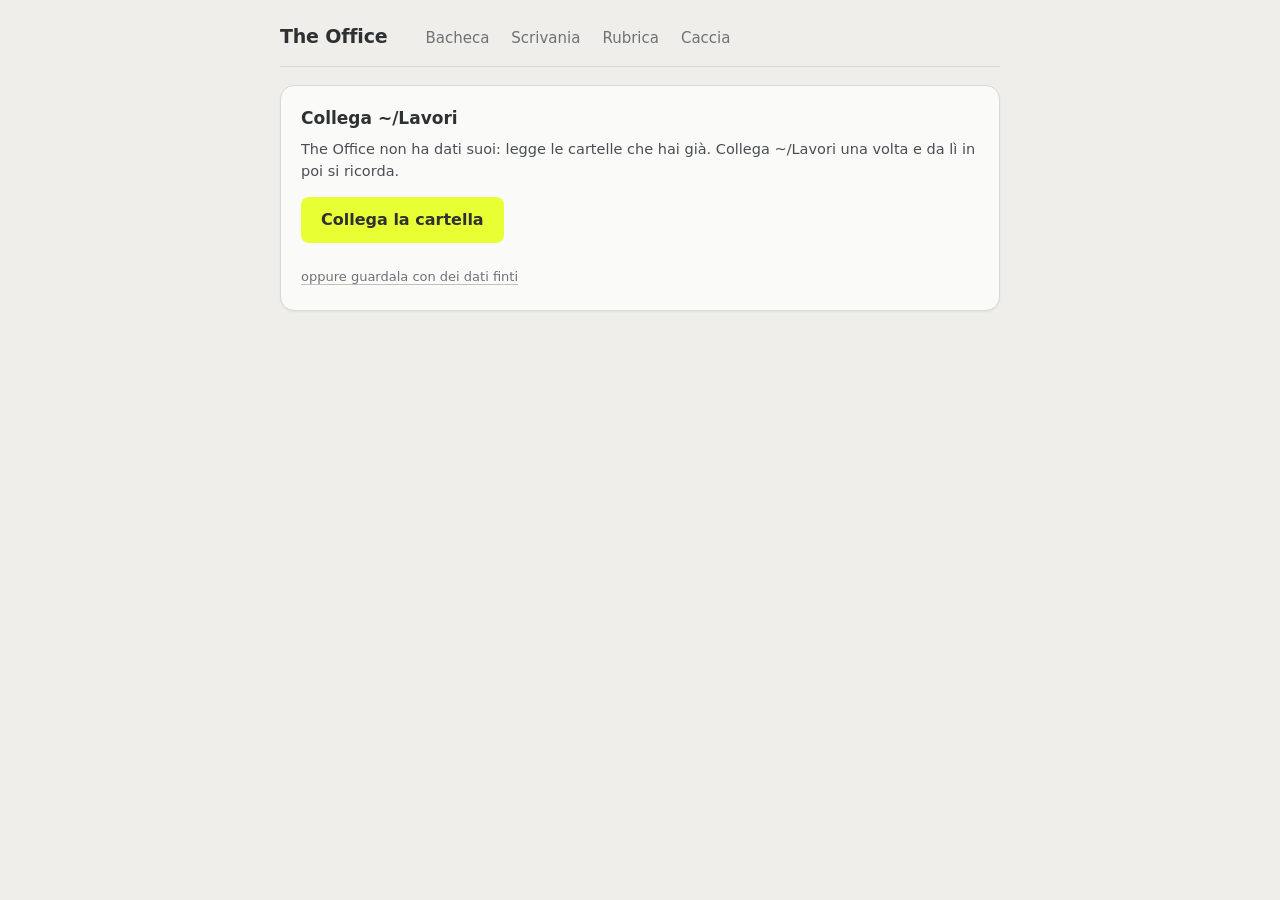
<file: index.html>
<!DOCTYPE html>
<html lang="it"><head>
<meta charset="utf-8">
<meta name="viewport" content="width=device-width, initial-scale=1, viewport-fit=cover">
<title>The Office — i lavori</title>

<!-- Nessun `?v=`, nessun service worker, nessun manifest: questa pagina si apre
     dal computer e basta. Il doppio numero di versione da tenere allineato a
     mano serviva a installare l'app sul telefono — e con il telefono che
     cattura in Note, non c'è piu' niente da installare. -->
<link rel="stylesheet" href="ufficio.css">

<!-- I colori e le misure stanno **qui**, dopo il foglio di stile, e non è
     un capriccio: `~/Attrezzi/studio-web` le legge con una regex su `:root`
     nel testo di questa pagina, e le regole che nascono toccando il sito le
     appende all'ultimo `<style>` del documento — che è questo. Stando dopo
     `ufficio.css`, quelle regole vincono senza dover alzare la specificità.

     Aprirlo:  node ~/Attrezzi/studio-web/studio.mjs "~/Lavori/the-office" ufficio.html?prova

     Lo studio tocca il tema chiaro: quello scuro sta nel `@media` qui sotto
     e si scrive a mano.

     I valori vengono da `design/mockup-bacheca.html`, che resta lì com'è: il
     mockup è il riferimento, questo è il sistema. Dove il mockup aveva un
     nome suo per una cosa che qui c'era già — `--inch`, `--giallo`, `--rosso`
     — ha vinto il nome di qui, perché è quello che sanno le regole. -->
<style>
:root{
  /* Le superfici: il tavolo, il foglio, e il foglio quando ci passi sopra. */
  --fondo:#EFEEEA; --carta:#FAFAF8; --carta-2:#F4F4F1;

  /* I quattro gradi del testo, dal nero al quasi-niente. `--tenue-2` è il
     grado che il mockup chiamava `--debole`: serve a quello che c'è ma non
     va letto — le etichette di servizio, una stima che compare al passaggio. */
  --ink:#2E3033; --ink-2:#4A4E53; --tenue:#6E7278; --tenue-2:#9AA0A6;

  --linea:#D9D8D2; --linea-forte:#C3C2BA;

  /* Ciò che si tocca, ed è l'unico accento. Il mockup lo chiamava `--giallo`,
     ma il nome descrittivo è più povero del ruolo: se domani diventasse
     arancione, `--giallo` sarebbe una bugia e `--acc` no.
     `--acc-orlo` è il bordo del giallo — un giallo pieno senza orlo, su carta
     chiara, non ha contorno e sembra una macchia invece di un bottone. */
  --acc:#E8FF33; --acc-forte:#D6EC1F;
  --acc-orlo:#B9CE1E; --acc-orlo-forte:#A8BC17;
  --acc-ink:#5C6B00; --acc-tenue:rgba(232,255,51,.30); --su-acc:#2E3033;

  --male:#D23B2E; --ok:#2E7548;

  /* Il vetro è la superficie chiara *sopra una riga tinta*: un controllo
     dentro una riga colorata non può essere `--carta`, o si stacca dal
     colore che dice di chi è la riga. Il velo è il fondo del modale. */
  --vetro:rgba(255,255,255,.6); --vetro-su:rgba(255,255,255,.7);
  --velo:rgba(46,48,51,.38);

  --ombra-1:0 1px 2px rgba(16,16,22,.05);
  --ombra-2:0 1px 3px rgba(16,16,22,.06), 0 10px 28px -14px rgba(16,16,22,.22);

  /* ── i gradi di tinta per modello ──────────────────────────────────────
     Sono **gradi di tinta**, non colori: il numero è la H di `oklch(L C H)`.
     Un progetto nato dal modello `sito` è blu, uno da `marca` è rosa, e chi
     non ha modello sta fra i `liberi`. Tenerli come numero e non come colore
     è il punto: da un grado solo si ricavano fondo, bordo, pieno e testo che
     restano parenti, e non c'è nessuna palette da tenere allineata a mano.

     Sono la stessa cosa che `TINTE` in `ufficio.js` fa per le cartelle —
     `--tono-sito` **è** `blu` (214). Due assi che oggi convivono: la cartella
     dice di chi è un progetto, il modello dice di che tipo è. */
  --tono-sito:214; --tono-app:168; --tono-marca:340;
  --tono-ricerca:288; --tono-liberi:60;

  /* La scala della tinta, come coppie «chiarezza croma». Si compone così:

         .riga{ --h:var(--tono-sito); background:oklch(var(--gradino-velo) var(--h)); }

     e **non** si può impacchettare come colore finito qui dentro: una custom
     property risolve i suoi `var()` sull'elemento dove è dichiarata, quindi
     `--gradino-velo:oklch(95% .035 var(--h))` prenderebbe la `--h` di `:root`
     e la porterebbe uguale su tutte le righe. Provato, fa esattamente questo.
     Tenendo qui solo «chiarezza croma» il grado resta libero, ed è la ragione
     per cui la scala può stare nel sistema invece che sparsa nelle regole. */
  --gradino-velo:95% .035;    /* la superficie di una riga tinta            */
  --gradino-velo-su:96.5% .045; /* la stessa, al passaggio                  */
  --gradino-riga:91% .025;    /* i separatori dentro la riga                */
  --gradino-linea:88% .05;    /* il bordo della riga                        */
  --gradino-orlo:72% .055;    /* il bordo di un controllo                   */
  --gradino-orlo-forte:64% .08; /* il bordo del controllo grosso            */
  --gradino-pieno:52% .12;    /* spuntato, e il pallino di ciò che è in corso */
  --gradino-ink:46% .11;      /* il testo tinto                             */

  /* I raggi, e sono tre più il tondo. Prima erano dodici valori scritti a
     mano — 12, 11, 10, 9, 8, 7, 6, 5 — che non è una scala: è una serie di
     decisioni prese una alla volta e mai riguardate insieme. */
  --r-carta:14px;   /* i riquadri e le righe                     */
  --r-campo:8px;    /* i campi, i bottoni, i bersagli            */
  --r-min:5px;      /* le etichette minuscole                    */
  --r-tondo:999px;  /* le pastiglie                              */

  /* I caratteri. Sono i due di oggi, e stanno qui per un motivo pratico:
     lo stack monospace era copiato a mano in tre punti del foglio, cioè tre
     occasioni di scriverlo diverso. Il mockup prova Instrument Sans e Azeret
     Mono; da qui è una riga. */
  --font:-apple-system, BlinkMacSystemFont, "Segoe UI", system-ui, sans-serif;
  --font-mono:ui-monospace, SFMono-Regular, Menlo, monospace;

  color-scheme:light;
}
@media (prefers-color-scheme: dark){
  :root{
    /* Il mockup un tema scuro non ce l'ha: questo è dedotto da quello chiaro,
       grado per grado. I `--tono-*`, i raggi e i caratteri non si ripetono —
       non dipendono dalla luce. I `--gradino-*` sì: una scala di chiarezza
       montata al contrario, o le righe tinte diventano lampade. */
    --fondo:#17191B; --carta:#1E2124; --carta-2:#26292C;
    --ink:#E6E8EA; --ink-2:#BFC3C7; --tenue:#8B9096; --tenue-2:#666B70;
    --linea:#34373B; --linea-forte:#474B50;

    --acc:#E8FF33; --acc-forte:#F0FF5E;
    --acc-orlo:#B9CE1E; --acc-orlo-forte:#A8BC17;
    --acc-ink:#D6E86A; --acc-tenue:rgba(232,255,51,.16); --su-acc:#2E3033;

    --male:#E86A5E; --ok:#63B981;

    --vetro:rgba(255,255,255,.06); --vetro-su:rgba(255,255,255,.10);
    --velo:rgba(0,0,0,.55);

    --ombra-1:0 1px 2px rgba(0,0,0,.4);
    --ombra-2:0 1px 3px rgba(0,0,0,.5), 0 12px 30px -16px rgba(0,0,0,.8);

    --gradino-velo:26% .045;
    --gradino-velo-su:30% .055;
    --gradino-riga:32% .03;
    --gradino-linea:38% .06;
    --gradino-orlo:50% .07;
    --gradino-orlo-forte:58% .09;
    --gradino-pieno:68% .13;
    --gradino-ink:78% .12;

    color-scheme:dark;
  }
}
</style>
</head>
<body>

<div class="foglio">

  <header class="testata">
    <h1>The Office</h1>
    <!-- Le tre sezioni, e sono tre domande diverse:
         Bacheca → cosa faccio adesso · Scrivania → cosa ho in mano ·
         Rubrica → per chi lavoro. Niente bottoni di servizio qui dentro:
         lo scandaglio si rifà da solo quando torni sulla finestra. -->
    <!-- Vuoto: i bottoni li fa `SEZIONI` in cima a ufficio.js. Averli scritti
         qui vorrebbe dire tenerli allineati a mano in due posti, che e' la
         forma di errore preferita di questo progetto. -->
    <nav class="sezioni" id="sezioni" hidden=""></nav>
    <span class="dove" id="dove"></span>
  </header>

  <!-- Tutto quello che si vede lo costruisce `ufficio.js`: le due viste non
       coesistono mai, quindi non ha senso tenerle tutte e due nel documento. -->
  <main id="palco"></main>

</div>

<!-- Script normali, non moduli: stessa scelta del resto del progetto.

     Ma **in locale** si caricano con un numero che cambia a ogni apertura, e
     non è un vezzo: senza, il browser tiene i `.js` in cache, tu modifichi un
     file, ricarichi, e non cambia niente. È lo stesso male del vecchio
     numero di versione da tenere allineato a mano in due file — la trappola
     che in questo progetto ha fatto perdere più tempo di tutte. Qui il numero
     se lo scrive la macchina, quindi non si può sbagliare.

     Fuori da localhost non si aggiunge niente: là la cache serve davvero.
     `async = false` tiene l'ordine di esecuzione, che conta — `radice.js`
     usa `Passi`, e `ufficio.js` li usa tutti. -->
<script>
(function(){
  var v = /^(localhost|127\.0\.0\.1)$/.test(location.hostname) ? '?v=' + Date.now() : '';
  /* Anche il foglio di stile, e non era ovvio: il numero bustava i `.js` e
     lasciava fuori la CSS, che e' l'unico file caricato da un `<link>`. Il
     23 agosto ho passato dieci minuti a chiedermi perche' una regola scritta
     e salvata non si vedesse a schermo. */
  if (v){
    var l = document.querySelector('link[rel=stylesheet]');
    if (l) l.href = l.getAttribute('href').split('?')[0] + v;
  }
  ['passi.js', 'modelli.js', 'seed.js', 'radice.js', 'domande.js', 'ufficio.js'].forEach(function(f){
    var s = document.createElement('script');
    s.src = f + v;
    s.async = false;
    document.head.appendChild(s);
  });
})();
</script>


</body></html>
</file>
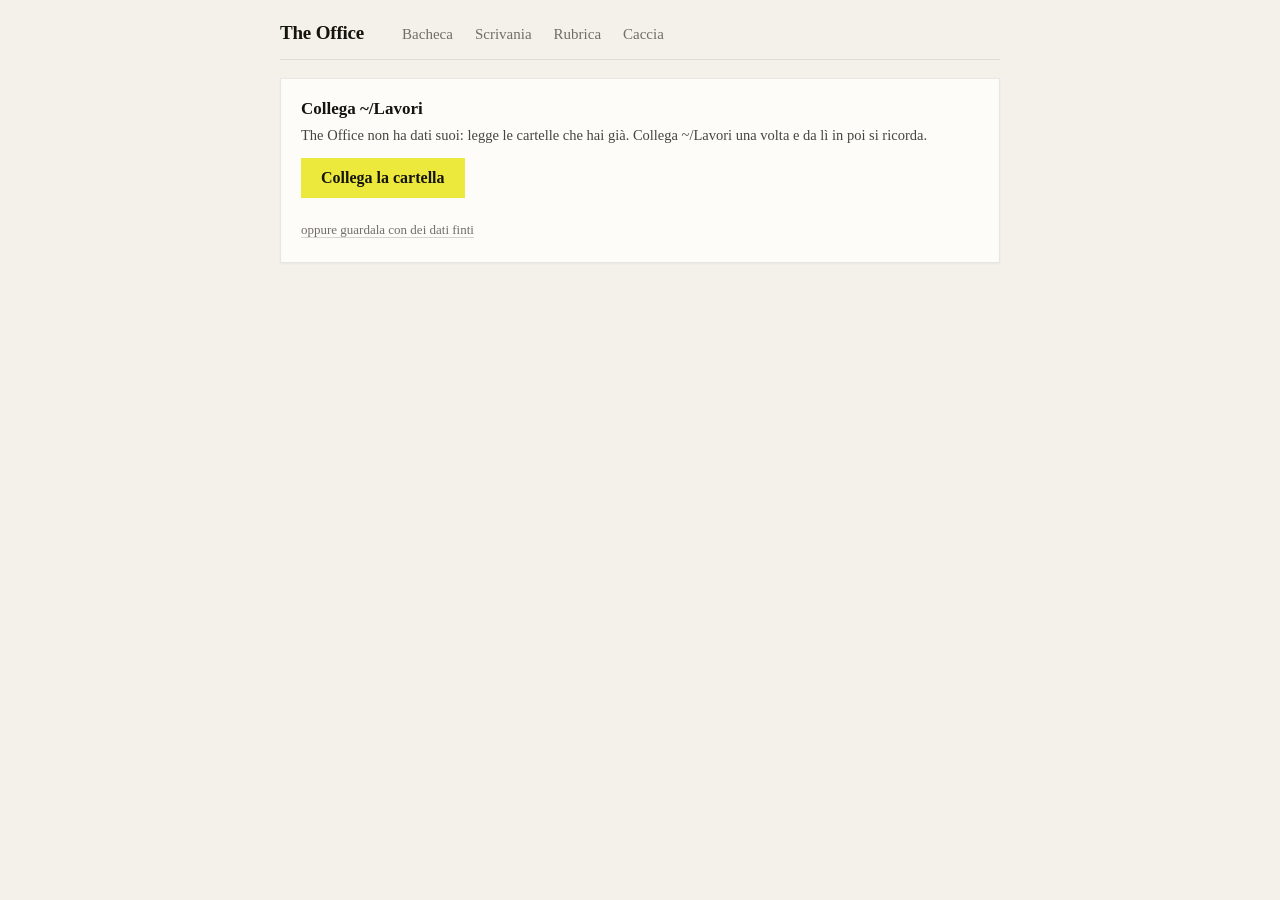
<file: ufficio.html>
<!DOCTYPE html>
<html lang="it"><head>
<meta charset="utf-8">
<meta name="viewport" content="width=device-width, initial-scale=1, viewport-fit=cover">
<title>The Office — i lavori</title>

<!-- Nessun `?v=`, nessun service worker, nessun manifest: questa pagina si apre
     dal computer e basta. Il doppio numero di versione da tenere allineato a
     mano serviva a installare l'app sul telefono — e con il telefono che
     cattura in Note, non c'è piu' niente da installare. -->
<link rel="stylesheet" href="ufficio.css">

<!-- I colori e le misure stanno **qui**, dopo il foglio di stile, e non è
     un capriccio: `~/Attrezzi/studio-web` le legge con una regex su `:root`
     nel testo di questa pagina, e le regole che nascono toccando il sito le
     appende all'ultimo `<style>` del documento — che è questo. Stando dopo
     `ufficio.css`, quelle regole vincono senza dover alzare la specificità.

     Aprirlo:  node ~/Attrezzi/studio-web/studio.mjs "~/Lavori/the-office" ufficio.html?prova

     Lo studio tocca il tema chiaro: quello scuro sta nel `@media` qui sotto
     e si scrive a mano. -->
<style>
:root{
  --fondo:#F3F1EA; --carta:#FDFCF9; --carta-2:#EBE9E1;
  --ink:#14140F; --ink-2:#46453D; --tenue:#706E67;
  --linea:rgba(20,20,15,.09); --linea-forte:rgba(20,20,15,.17);
  --acc:#EDE93C; --acc-ink:#5E5900; --acc-tenue:rgba(224,219,60,.30);
  --su-acc:#14140F; --acc-forte:#E2DD1C;
  --male:#C2352A; --ok:#2E7548;
  --ombra-1:0 1px 2px rgba(16,16,22,.05);
  --ombra-2:0 1px 3px rgba(16,16,22,.06), 0 10px 28px -14px rgba(16,16,22,.22);
  color-scheme:light;
}
@media (prefers-color-scheme: dark){
  :root{
    --fondo:#100F0C; --carta:#1A1915; --carta-2:#24231E;
    --ink:#F4F2E9; --ink-2:#C7C4B7; --tenue:#8C8A7E;
    --linea:rgba(244,242,233,.10); --linea-forte:rgba(244,242,233,.19);
    --acc:#EDE93C; --acc-ink:#E4DF66; --acc-tenue:rgba(237,233,60,.16);
    --su-acc:#14140F; --acc-forte:#F5F158;
    --male:#E3705F; --ok:#63B981;
    --ombra-1:0 1px 2px rgba(0,0,0,.4);
    --ombra-2:0 1px 3px rgba(0,0,0,.5), 0 12px 30px -16px rgba(0,0,0,.8);
    color-scheme:dark;
  }
}
</style>
</head>
<body>

<div class="foglio">

  <header class="testata">
    <h1>The Office</h1>
    <!-- Le tre sezioni, e sono tre domande diverse:
         Bacheca → cosa faccio adesso · Scrivania → cosa ho in mano ·
         Rubrica → per chi lavoro. Niente bottoni di servizio qui dentro:
         lo scandaglio si rifà da solo quando torni sulla finestra. -->
    <!-- Vuoto: i bottoni li fa `SEZIONI` in cima a ufficio.js. Averli scritti
         qui vorrebbe dire tenerli allineati a mano in due posti, che e' la
         forma di errore preferita di questo progetto. -->
    <nav class="sezioni" id="sezioni" hidden=""></nav>
    <span class="dove" id="dove"></span>
  </header>

  <!-- Tutto quello che si vede lo costruisce `ufficio.js`: le due viste non
       coesistono mai, quindi non ha senso tenerle tutte e due nel documento. -->
  <main id="palco"></main>

</div>

<!-- Script normali, non moduli: stessa scelta del resto del progetto.

     Ma **in locale** si caricano con un numero che cambia a ogni apertura, e
     non è un vezzo: senza, il browser tiene i `.js` in cache, tu modifichi un
     file, ricarichi, e non cambia niente. È lo stesso male del vecchio
     numero di versione da tenere allineato a mano in due file — la trappola
     che in questo progetto ha fatto perdere più tempo di tutte. Qui il numero
     se lo scrive la macchina, quindi non si può sbagliare.

     Fuori da localhost non si aggiunge niente: là la cache serve davvero.
     `async = false` tiene l'ordine di esecuzione, che conta — `radice.js`
     usa `Passi`, e `ufficio.js` li usa tutti. -->
<script>
(function(){
  var v = /^(localhost|127\.0\.0\.1)$/.test(location.hostname) ? '?v=' + Date.now() : '';
  /* Anche il foglio di stile, e non era ovvio: il numero bustava i `.js` e
     lasciava fuori la CSS, che e' l'unico file caricato da un `<link>`. Il
     23 agosto ho passato dieci minuti a chiedermi perche' una regola scritta
     e salvata non si vedesse a schermo. */
  if (v){
    var l = document.querySelector('link[rel=stylesheet]');
    if (l) l.href = l.getAttribute('href').split('?')[0] + v;
  }
  ['passi.js', 'seed.js', 'radice.js', 'domande.js', 'ufficio.js'].forEach(function(f){
    var s = document.createElement('script');
    s.src = f + v;
    s.async = false;
    document.head.appendChild(s);
  });
})();
</script>


</body></html>
</file>
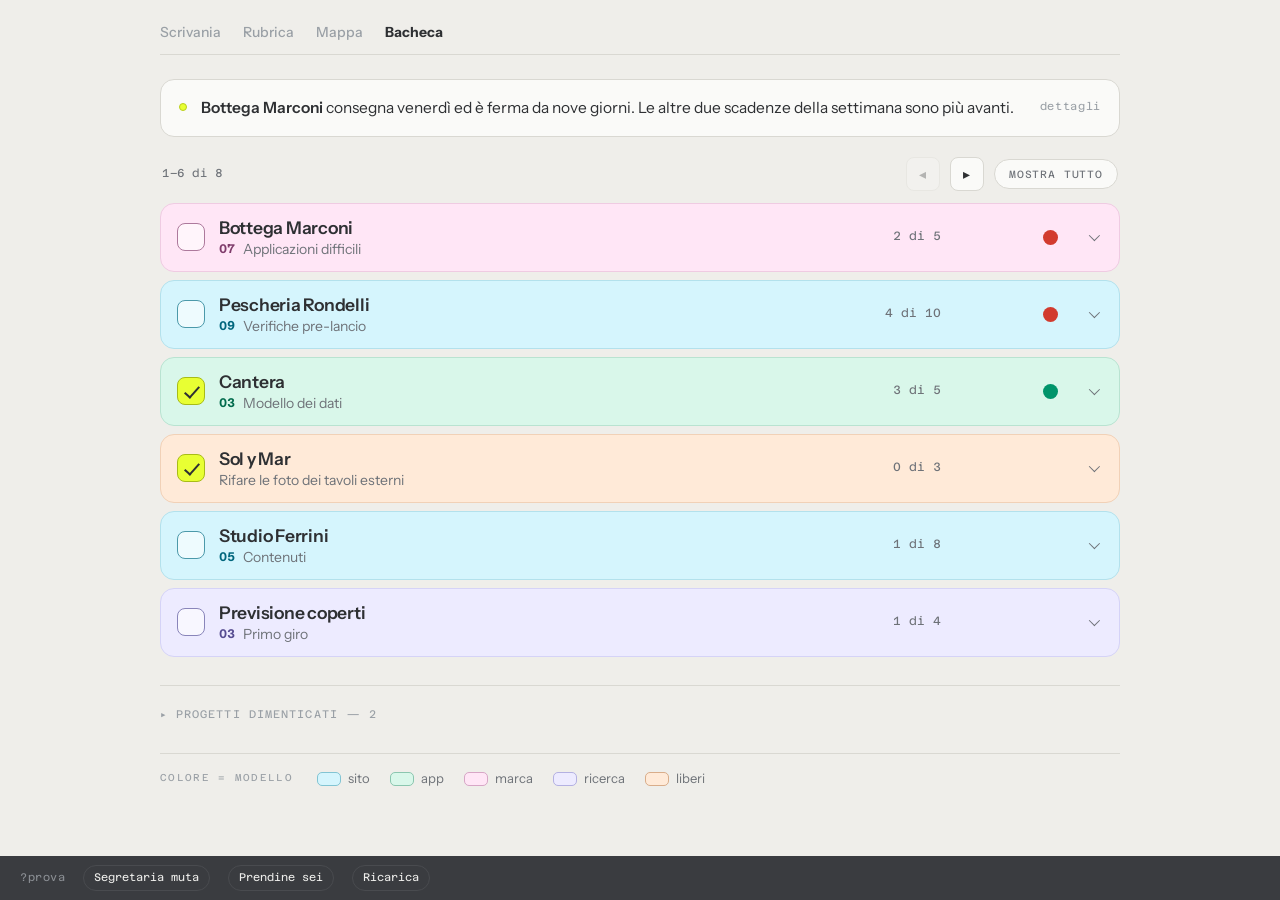
<file: design/mockup-bacheca.html>
<!DOCTYPE html>
<html lang="it">
<head>
<meta charset="utf-8">
<meta name="viewport" content="width=device-width, initial-scale=1">
<title>The Office — Bacheca</title>
<link rel="preconnect" href="https://fonts.googleapis.com">
<link rel="preconnect" href="https://fonts.gstatic.com" crossorigin>
<link href="https://fonts.googleapis.com/css2?family=Instrument+Sans:wght@400;500;600;700&family=Azeret+Mono:wght@400;500;600&display=swap" rel="stylesheet">
<style>
:root{
  --fondo:#EFEEEA; --carta:#FAFAF8;
  --inch:#2E3033; --tenue:#6E7278; --debole:#9AA0A6; --linea:#D9D8D2;
  --giallo:#E8FF33; --rosso:#D23B2E;
  --m-sito:214; --m-app:168; --m-marca:340; --m-ricerca:288; --m-liberi:60;
  --r:14px; --r2:8px;
}
*{box-sizing:border-box}
html{-webkit-text-size-adjust:100%}
body{margin:0;background:var(--fondo);color:var(--inch);
  font-family:"Instrument Sans",system-ui,sans-serif;font-size:15px;line-height:1.45;
  padding:22px 20px 84px}
.schermo{max-width:960px;margin:0 auto}

.nav{display:flex;gap:22px;align-items:baseline;margin-bottom:24px;
  border-bottom:1px solid var(--linea);padding-bottom:12px}
.nav a{font-size:14px;color:var(--debole);text-decoration:none;font-weight:500}
.nav a.qui{color:var(--inch);font-weight:700}
.nav a:hover{color:var(--inch)}

/* ── segretaria ── */
.segr{background:var(--carta);border:1px solid var(--linea);border-radius:var(--r);
  margin-bottom:20px;overflow:hidden}
.segr-testa{display:flex;gap:14px;align-items:flex-start;padding:16px 18px;cursor:pointer}
.segr-testa:hover{background:#F4F4F1}
.segr-testa:focus-visible{outline:2px solid var(--inch);outline-offset:-2px}
.pallino{flex:0 0 auto;width:8px;height:8px;border-radius:50%;
  background:var(--giallo);border:1px solid #B9CE1E;margin-top:7px}
.segr.muta .pallino{background:transparent;border-color:var(--linea)}
.segr-testo{flex:1;font-size:15.5px;line-height:1.5}
.segr-testo b{font-weight:600}
.segr.muta .segr-testo{color:var(--debole)}
.segr-piu{font-family:"Azeret Mono",monospace;font-size:11px;color:var(--debole);
  letter-spacing:.06em;white-space:nowrap;margin-top:3px}
.segr-corpo{display:none;border-top:1px solid var(--linea);padding:16px 18px}
.segr[aperta] .segr-corpo{display:block}
.dett{display:grid;grid-template-columns:repeat(auto-fit,minmax(150px,1fr));gap:14px;margin-bottom:16px}
.dett div{font-size:13px;color:var(--tenue)}
.dett b{display:block;font-family:"Azeret Mono",monospace;font-size:20px;font-weight:500;
  color:var(--inch);line-height:1.2;margin-bottom:2px}
.domande{display:flex;flex-wrap:wrap;gap:8px}
.dom{appearance:none;border:1px solid var(--linea);background:var(--carta);border-radius:99px;
  padding:7px 14px;font-family:inherit;font-size:13px;color:var(--inch);cursor:pointer}
.dom:hover{background:var(--giallo);border-color:#B9CE1E}
.dom:focus-visible{outline:2px solid var(--inch);outline-offset:2px}

/* ── paginazione, in alto e sempre presente ── */
.pag{display:flex;align-items:center;gap:10px;margin-bottom:12px;padding:0 2px}
.pag-n{font-family:"Azeret Mono",monospace;font-size:11.5px;color:var(--tenue);
  letter-spacing:.05em;margin-right:auto;font-variant-numeric:tabular-nums}
.pb{appearance:none;width:34px;height:34px;flex:0 0 34px;border-radius:var(--r2);
  border:1px solid var(--linea);background:var(--carta);cursor:pointer;color:var(--inch);
  font-size:14px;line-height:1}
.pb:hover:not(:disabled){background:var(--giallo);border-color:#B9CE1E}
.pb:disabled{opacity:.3;cursor:default}
.pb:focus-visible{outline:2px solid var(--inch);outline-offset:2px}
.tuttob{appearance:none;border:1px solid var(--linea);background:var(--carta);border-radius:99px;
  padding:8px 14px;font-family:"Azeret Mono",monospace;font-size:10.5px;letter-spacing:.08em;
  text-transform:uppercase;color:var(--tenue);cursor:pointer;white-space:nowrap}
.tuttob:hover{background:var(--giallo);border-color:#B9CE1E;color:var(--inch)}
.tuttob[aria-pressed="true"]{background:var(--giallo);color:var(--inch);border-color:#B9CE1E}
.tuttob:focus-visible{outline:2px solid var(--inch);outline-offset:2px}

/* ── elenco ── */
.righe{list-style:none;margin:0;padding:0;display:grid;gap:8px}
.righe.tutto{max-height:60vh;overflow-y:auto;padding-right:4px}
.riga{--h:var(--m-sito);
  background:oklch(95% .035 var(--h));
  border:1px solid oklch(88% .05 var(--h));
  border-radius:var(--r);transition:background .12s}
.riga[data-m="app"]{--h:var(--m-app)}
.riga[data-m="marca"]{--h:var(--m-marca)}
.riga[data-m="ricerca"]{--h:var(--m-ricerca)}
.riga[data-m="liberi"]{--h:var(--m-liberi)}
.riga:hover{background:oklch(96.5% .045 var(--h))}
.riga.nascosta{display:none}

.riga-testa{display:flex;align-items:center;gap:14px;padding:13px 16px}
.presa-b{flex:0 0 auto;appearance:none;width:28px;height:28px;border-radius:var(--r2);
  border:1.5px solid oklch(64% .08 var(--h));background:rgba(255,255,255,.6);
  cursor:pointer;position:relative}
.presa-b:hover{background:var(--giallo);border-color:#A8BC17}
.presa-b:focus-visible{outline:2px solid var(--inch);outline-offset:2px}
.presa-b[aria-pressed="true"]{background:var(--giallo);border-color:#A8BC17}
.presa-b[aria-pressed="true"]::after{content:"";position:absolute;left:9.5px;top:4.5px;
  width:6px;height:13px;border:solid var(--inch);border-width:0 2.5px 2.5px 0;transform:rotate(42deg)}

.info{flex:1;min-width:0;display:flex;flex-direction:column;align-items:flex-start;gap:2px}
.b-prog,.b-passo{appearance:none;background:none;border:0;padding:0;font-family:inherit;
  cursor:pointer;color:inherit;text-align:left;max-width:100%}
.b-prog{font-size:17.5px;font-weight:600;letter-spacing:-.015em;line-height:1.2}
.b-prog:hover{text-decoration:underline;text-decoration-thickness:1.5px;text-underline-offset:3px}
.b-passo{font-size:14px;color:var(--tenue);display:flex;align-items:center;gap:8px}
.b-passo:hover{color:var(--inch);text-decoration:underline;text-underline-offset:3px}
.b-prog:focus-visible,.b-passo:focus-visible{outline:2px solid var(--inch);outline-offset:3px;border-radius:3px}
.n{font-family:"Azeret Mono",monospace;font-size:12.5px;font-weight:600;color:oklch(46% .11 var(--h))}

.meta{flex:0 0 auto;display:flex;align-items:center;gap:14px;
  font-family:"Azeret Mono",monospace;font-size:12px;color:var(--tenue)}
.stima{color:var(--inch);font-weight:500}
.conta{font-variant-numeric:tabular-nums}
/* ── stima: solo su richiesta ── */
.tempo{appearance:none;cursor:pointer;min-width:62px;background:none;border:0;
  padding:6px 2px;text-align:right;
  font-family:"Azeret Mono",monospace;font-size:10px;letter-spacing:.11em;
  text-transform:uppercase;color:transparent;transition:color .12s}
.riga:hover .tempo{color:var(--debole)}
.tempo:hover,.tempo:focus-visible{color:var(--tenue)}
.tempo:focus-visible{outline:2px solid var(--inch);outline-offset:2px;border-radius:4px}
.tempo-txt{display:none;text-transform:none;letter-spacing:.03em;font-size:10.5px;
  color:var(--tenue);white-space:nowrap}
.tempo[aperto]{color:var(--tenue)}
.tempo[aperto] .tempo-eti{display:none}
.tempo[aperto] .tempo-txt{display:block}

.tag-slot{width:38px;flex:0 0 38px;display:flex;justify-content:center;align-items:center}
.tag{font-family:"Azeret Mono",monospace;font-size:9.5px;letter-spacing:.1em;
  text-transform:uppercase;padding:3px 8px;border-radius:99px;font-weight:600;white-space:nowrap}
.bollo{appearance:none;border:0;background:none;padding:5px;cursor:pointer;
  display:flex;align-items:center;justify-content:center;border-radius:99px}
.bollo::before{content:"";width:15px;height:15px;border-radius:50%;flex:0 0 auto}
.bollo.scade::before{background:var(--rosso)}
.bollo.zitto::before{background:transparent;border:2px solid var(--debole)}
.bollo.corso::before{background:oklch(58% .14 var(--h))}
.bollo.corso .bollo-txt{color:oklch(44% .12 var(--h));font-weight:600}
.bollo:hover{background:rgba(255,255,255,.7)}
.bollo:focus-visible{outline:2px solid var(--inch);outline-offset:1px}
.bollo-txt{display:none;font-family:"Azeret Mono",monospace;font-size:10px;
  letter-spacing:.09em;text-transform:uppercase;white-space:nowrap}
.bollo.scade .bollo-txt{color:var(--rosso);font-weight:600}
.bollo.zitto .bollo-txt{color:var(--debole)}
.bollo[aperto]::before{display:none}
.bollo[aperto] .bollo-txt{display:block}
.tag-slot:has(.bollo[aperto]){width:auto;flex:0 0 auto}
.b-frec{appearance:none;background:none;border:0;padding:6px;cursor:pointer;
  display:flex;align-items:center;justify-content:center;border-radius:var(--r2)}
.b-frec:hover{background:rgba(255,255,255,.7)}
.b-frec:focus-visible{outline:2px solid var(--inch);outline-offset:1px}
.frec{width:8px;height:8px;border-right:1.5px solid var(--tenue);border-bottom:1.5px solid var(--tenue);
  transform:rotate(45deg) translateY(-2px);transition:transform .18s}
.riga[aperta] .frec{transform:rotate(-135deg) translateY(1px)}

/* ── sottopassi ── */
.sotto{display:none;padding:2px 17px 15px 58px;border-top:1px dashed oklch(86% .045 var(--h))}
.riga[aperta] .sotto{display:block}
.sp{display:flex;align-items:flex-start;gap:11px;padding:8px 0;font-size:14px;
  border-bottom:1px solid oklch(91% .025 var(--h))}
.sp:last-of-type{border-bottom:0}
.box{flex:0 0 auto;width:15px;height:15px;border-radius:4px;margin-top:2px;
  border:1.5px solid oklch(72% .055 var(--h));background:rgba(255,255,255,.6);position:relative}
.sp-txt{flex:1;min-width:0}
.sp-meta{flex:0 0 auto;font-family:"Azeret Mono",monospace;font-size:11px;
  color:var(--tenue);white-space:nowrap;padding-top:2px}
.sp.fatto .box{background:oklch(52% .12 var(--h));border-color:oklch(52% .12 var(--h))}
.sp.fatto .box::after{content:"";position:absolute;left:4.5px;top:1px;width:4px;height:8px;
  border:solid #fff;border-width:0 2px 2px 0;transform:rotate(42deg)}
.sp.fatto .sp-txt{color:var(--tenue)}
.sp.saltato .box{border-style:dashed;background:transparent}
.sp.saltato .box::after{content:"⤫";position:absolute;left:1px;top:-4px;font-size:13px;
  color:var(--tenue);line-height:1}
.sp.saltato .sp-txt{color:var(--tenue)}
.sp.cancellato .box{border-color:var(--linea);background:transparent}
.sp.cancellato .box::after{content:"";position:absolute;left:2px;top:5.5px;width:9px;height:1.5px;
  background:var(--debole)}
.sp.cancellato .sp-txt{color:var(--debole);text-decoration:line-through;text-decoration-thickness:1px}
.sp.affidato .box{border-color:#A8BC17;background:var(--giallo)}
.marc{font-family:"Azeret Mono",monospace;font-size:9.5px;letter-spacing:.09em;
  text-transform:uppercase;color:var(--tenue);margin-left:7px;white-space:nowrap}
.sp.affidato .marc{color:#5C6B00;font-weight:600}
.gesti{display:flex;gap:6px;margin-top:13px;flex-wrap:wrap}
.gesto{appearance:none;border:1px solid oklch(86% .045 var(--h));background:rgba(255,255,255,.6);
  border-radius:99px;padding:6px 12px;font-family:"Azeret Mono",monospace;font-size:10.5px;
  letter-spacing:.07em;text-transform:uppercase;color:var(--tenue);cursor:pointer}
.gesto:hover{background:var(--giallo);border-color:#B9CE1E;color:var(--inch)}
.gesto:focus-visible{outline:2px solid var(--inch);outline-offset:2px}

/* ── dimenticati ── */
.dimenticati{margin-top:28px;border-top:1px solid var(--linea);padding-top:16px}
.apri-dim{appearance:none;background:none;border:0;padding:0;cursor:pointer;
  font-family:"Azeret Mono",monospace;font-size:11px;letter-spacing:.1em;
  text-transform:uppercase;color:var(--debole)}
.apri-dim:hover{color:var(--inch)}
.apri-dim:focus-visible{outline:2px solid var(--inch);outline-offset:3px}
.lista-dim{display:none;margin-top:12px}
.dimenticati[aperta] .lista-dim{display:block}

/* ── legenda ── */
.legenda{margin-top:30px;padding-top:15px;border-top:1px solid var(--linea);
  display:flex;flex-wrap:wrap;gap:8px 20px;align-items:center}
.leg-tit{font-family:"Azeret Mono",monospace;font-size:10px;letter-spacing:.13em;
  text-transform:uppercase;color:var(--debole);margin-right:4px}
.leg{display:flex;align-items:center;gap:7px;font-size:13px;color:var(--tenue)}
.sw{--h:var(--m-sito);width:24px;height:14px;border-radius:5px;
  background:oklch(95% .035 var(--h));border:1px solid oklch(78% .07 var(--h))}
.sw[data-m="app"]{--h:var(--m-app)} .sw[data-m="marca"]{--h:var(--m-marca)}
.sw[data-m="ricerca"]{--h:var(--m-ricerca)} .sw[data-m="liberi"]{--h:var(--m-liberi)}

/* ── scheda finta ── */
.velo{position:fixed;inset:0;background:rgba(46,48,51,.38);display:none;
  align-items:center;justify-content:center;padding:24px;z-index:20}
.velo[aperto]{display:flex}
.scheda{background:var(--carta);border-radius:var(--r);max-width:430px;width:100%;
  padding:24px;border:1px solid var(--linea)}
.scheda-occhiello{font-family:"Azeret Mono",monospace;font-size:10px;letter-spacing:.13em;
  text-transform:uppercase;color:var(--debole);margin:0 0 8px}
.scheda h3{margin:0 0 10px;font-size:22px;font-weight:600;letter-spacing:-.02em;line-height:1.15}
.scheda p{margin:0 0 18px;font-size:14px;color:var(--tenue)}
.chiudi{appearance:none;border:1px solid var(--linea);background:var(--fondo);border-radius:99px;
  padding:8px 16px;font-family:inherit;font-size:13px;cursor:pointer;color:var(--inch)}
.chiudi:hover{background:var(--giallo);border-color:#B9CE1E}

.prova{position:fixed;left:0;right:0;bottom:0;background:#3A3C40;color:#EDEDEA;
  padding:9px 20px;display:flex;gap:18px;align-items:center;font-family:"Azeret Mono",monospace;
  font-size:11px;letter-spacing:.05em;z-index:9}
.prova button{appearance:none;background:none;border:1px solid #494B4F;color:inherit;font:inherit;
  padding:4px 10px;border-radius:99px;cursor:pointer}
.prova button:hover{background:var(--giallo);color:var(--inch);border-color:var(--giallo)}
.prova span{color:#8B8F94}

@media (max-width:700px){
  .meta .conta{display:none}
  .tag-slot{width:auto}
  .riga-testa{gap:11px;padding:12px 13px}
  .sotto{padding-left:24px}
  .segr-piu{display:none}
  .b-prog{font-size:16px}
}
@media (prefers-reduced-motion:reduce){*{transition:none!important}}
</style>
</head>
<body>
<div class="schermo">

<nav class="nav">
  <a href="#">Scrivania</a><a href="#">Rubrica</a><a href="#">Mappa</a>
  <a href="#" class="qui">Bacheca</a>
</nav>

<div class="segr" id="segr">
  <div class="segr-testa" role="button" tabindex="0" id="segrTesta">
    <span class="pallino"></span>
    <span class="segr-testo" id="segrTesto">
      <b>Bottega Marconi</b> consegna venerdì ed è ferma da nove giorni.
      Le altre due scadenze della settimana sono più avanti.
    </span>
    <span class="segr-piu">dettagli</span>
  </div>
  <div class="segr-corpo">
    <div class="dett">
      <div><b>3</b>scadenze entro sette giorni</div>
      <div><b>11</b>progetti aperti</div>
      <div><b>4h 20m</b>lavorate oggi</div>
      <div><b>2</b>in attesa di risposta</div>
    </div>
    <div class="domande">
      <button class="dom">Cosa sto dimenticando</button>
      <button class="dom">Che idee avevo avuto</button>
      <button class="dom">Chi sta aspettando</button>
    </div>
  </div>
</div>

<div class="pag">
  <span class="pag-n" id="pagN">1–6 di 8</span>
  <button class="pb" id="pPrec" aria-label="Precedenti">&#9666;</button>
  <button class="pb" id="pSucc" aria-label="Successivi">&#9656;</button>
  <button class="tuttob" id="bTutto" aria-pressed="false">Mostra tutto</button>
</div>

<ul class="righe" id="elenco">

  <li class="riga" data-m="marca">
    <div class="riga-testa">
      <button class="presa-b" aria-pressed="false" aria-label="Prendi in commissione"></button>
      <div class="info">
        <button class="b-prog" data-prog="Bottega Marconi">Bottega Marconi</button>
        <button class="b-passo" data-passo="07 · Applicazioni difficili" data-prog="Bottega Marconi"><span class="n">07</span>Applicazioni difficili</button>
      </div>
      <div class="meta">
        <span class="conta">2 di 5</span>
        <button class="tempo" aria-label="Stima di tempo"><span class="tempo-eti">tempo</span><span class="tempo-txt">2h 10m</span></button>
        <span class="tag-slot"><button class="bollo scade" aria-label="In scadenza"><span class="bollo-txt">venerdì</span></button></span>
        <button class="b-frec" aria-label="Mostra i passi"><span class="frec"></span></button>
      </div>
    </div>
    <div class="sotto">
      <div class="sp fatto"><span class="box"></span><span class="sp-txt">Una fattura, un modulo, un'email di servizio, un PDF lungo</span><span class="sp-meta">25-08 · 52m</span></div>
      <div class="sp fatto"><span class="box"></span><span class="sp-txt">Prova con nome lungo, foto scadente, testo eccessivo</span><span class="sp-meta">25-08 · 18m</span></div>
      <div class="sp affidato"><span class="box"></span><span class="sp-txt">Sistema corretto dove si è rotto, e solo lì<span class="marc">&#9881; agente</span></span><span class="sp-meta">~45m</span></div>
      <div class="sp"><span class="box"></span><span class="sp-txt">Un materiale prodotto da qualcun altro con le sole regole scritte<span class="marc">&#9873; critico</span></span><span class="sp-meta">~1h 25m</span></div>
      <div class="sp saltato"><span class="box"></span><span class="sp-txt">Prova su insegna vista da lontano<span class="marc">&#10540; saltato</span></span><span class="sp-meta">&mdash;</span></div>
      <div class="gesti"><button class="gesto">Affida all'agente</button><button class="gesto">Salta</button><button class="gesto">Cancella dal progetto</button><button class="gesto">Rinvia di una settimana</button></div>
    </div>
  </li>

  <li class="riga" data-m="sito">
    <div class="riga-testa">
      <button class="presa-b" aria-pressed="false" aria-label="Prendi in commissione"></button>
      <div class="info">
        <button class="b-prog" data-prog="Pescheria Rondelli">Pescheria Rondelli</button>
        <button class="b-passo" data-passo="09 · Verifiche pre-lancio" data-prog="Pescheria Rondelli"><span class="n">09</span>Verifiche pre-lancio</button>
      </div>
      <div class="meta">
        <span class="conta">4 di 10</span>
        <button class="tempo" aria-label="Stima di tempo"><span class="tempo-eti">tempo</span><span class="tempo-txt">3h 40m</span></button>
        <span class="tag-slot"><button class="bollo scade" aria-label="In scadenza"><span class="bollo-txt">lunedì</span></button></span>
        <button class="b-frec" aria-label="Mostra i passi"><span class="frec"></span></button>
      </div>
    </div>
    <div class="sotto">
      <div class="sp fatto"><span class="box"></span><span class="sp-txt">Link rotti, pagina 404, redirect dai vecchi indirizzi</span><span class="sp-meta">24-08 · 40m</span></div>
      <div class="sp affidato"><span class="box"></span><span class="sp-txt">SEO tecnico: sitemap, robots, canonical<span class="marc">&#9881; agente</span></span><span class="sp-meta">~30m</span></div>
      <div class="sp"><span class="box"></span><span class="sp-txt">Ogni form testato fino alla casella email</span><span class="sp-meta">~50m</span></div>
      <div class="sp cancellato"><span class="box"></span><span class="sp-txt">Conformità privacy: banner cookie e base giuridica<span class="marc">&#9003; cancellato 26-08</span></span><span class="sp-meta">&mdash;</span></div>
      <div class="gesti"><button class="gesto">Affida all'agente</button><button class="gesto">Salta</button><button class="gesto">Cancella dal progetto</button><button class="gesto">Rinvia di una settimana</button></div>
    </div>
  </li>

  <li class="riga" data-m="app">
    <div class="riga-testa">
      <button class="presa-b" aria-pressed="true" aria-label="Togli dalla commissione"></button>
      <div class="info">
        <button class="b-prog" data-prog="Cantera">Cantera</button>
        <button class="b-passo" data-passo="03 · Modello dei dati" data-prog="Cantera"><span class="n">03</span>Modello dei dati</button>
      </div>
      <div class="meta">
        <span class="conta">3 di 5</span>
        <button class="tempo" aria-label="Stima di tempo"><span class="tempo-eti">tempo</span><span class="tempo-txt">1h 15m</span></button>
        <span class="tag-slot"><button class="bollo corso" aria-label="In corso"><span class="bollo-txt">in corso</span></button></span>
        <button class="b-frec" aria-label="Mostra i passi"><span class="frec"></span></button>
      </div>
    </div>
    <div class="sotto">
      <div class="sp fatto"><span class="box"></span><span class="sp-txt">Entità nominate con le parole del dominio</span><span class="sp-meta">26-08 · 35m</span></div>
      <div class="sp fatto"><span class="box"></span><span class="sp-txt">Campi, relazioni, obbligatorietà</span><span class="sp-meta">26-08 · 1h 08m</span></div>
      <div class="sp fatto"><span class="box"></span><span class="sp-txt">Regola di separazione dei dati fra clienti</span><span class="sp-meta">26-08 · 22m</span></div>
      <div class="sp affidato"><span class="box"></span><span class="sp-txt">Stati di ogni entità e transizioni ammesse<span class="marc">&#9881; agente &middot; &#9670; nodo</span></span><span class="sp-meta">~45m</span></div>
      <div class="sp"><span class="box"></span><span class="sp-txt">Cinque scenari veri percorsi passo per passo</span><span class="sp-meta">~30m</span></div>
      <div class="gesti"><button class="gesto">Togli all'agente</button><button class="gesto">Salta</button><button class="gesto">Cancella dal progetto</button><button class="gesto">Rinvia di una settimana</button></div>
    </div>
  </li>

  <li class="riga" data-m="liberi">
    <div class="riga-testa">
      <button class="presa-b" aria-pressed="true" aria-label="Togli dalla commissione"></button>
      <div class="info">
        <button class="b-prog" data-prog="Sol y Mar">Sol y Mar</button>
        <button class="b-passo" data-passo="Rifare le foto dei tavoli esterni" data-prog="Sol y Mar">Rifare le foto dei tavoli esterni</button>
      </div>
      <div class="meta">
        <span class="conta">0 di 3</span>
        <button class="tempo" aria-label="Stima di tempo"><span class="tempo-eti">tempo</span><span class="tempo-txt">senza stima</span></button>
        <span class="tag-slot"></span>
        <button class="b-frec" aria-label="Mostra i passi"><span class="frec"></span></button>
      </div>
    </div>
    <div class="sotto">
      <div class="sp"><span class="box"></span><span class="sp-txt">Aspettare una giornata senza vento</span><span class="sp-meta">&mdash;</span></div>
      <div class="sp"><span class="box"></span><span class="sp-txt">Scatti al tramonto, tavoli apparecchiati</span><span class="sp-meta">&mdash;</span></div>
      <div class="sp"><span class="box"></span><span class="sp-txt">Selezione e ritaglio per il sito</span><span class="sp-meta">&mdash;</span></div>
      <div class="gesti"><button class="gesto">Affida all'agente</button><button class="gesto">Salta</button><button class="gesto">Cancella dal progetto</button><button class="gesto">Rinvia di una settimana</button></div>
    </div>
  </li>

  <li class="riga" data-m="sito">
    <div class="riga-testa">
      <button class="presa-b" aria-pressed="false" aria-label="Prendi in commissione"></button>
      <div class="info">
        <button class="b-prog" data-prog="Studio Ferrini">Studio Ferrini</button>
        <button class="b-passo" data-passo="05 · Contenuti" data-prog="Studio Ferrini"><span class="n">05</span>Contenuti</button>
      </div>
      <div class="meta">
        <span class="conta">1 di 8</span>
        <button class="tempo" aria-label="Stima di tempo"><span class="tempo-eti">tempo</span><span class="tempo-txt">4h 05m</span></button>
        <span class="tag-slot"></span>
        <button class="b-frec" aria-label="Mostra i passi"><span class="frec"></span></button>
      </div>
    </div>
    <div class="sotto">
      <div class="sp fatto"><span class="box"></span><span class="sp-txt">Richiesta formale al cliente con elenco e scadenza</span><span class="sp-meta">19-08 · 15m</span></div>
      <div class="sp"><span class="box"></span><span class="sp-txt">Copy delle pagine chiave: titoli, corpo, chiamate all'azione</span><span class="sp-meta">~2h 30m</span></div>
      <div class="sp affidato"><span class="box"></span><span class="sp-txt">Testi SEO: title, meta description, alt<span class="marc">&#9881; agente</span></span><span class="sp-meta">~40m</span></div>
      <div class="gesti"><button class="gesto">Affida all'agente</button><button class="gesto">Salta</button><button class="gesto">Cancella dal progetto</button><button class="gesto">Rinvia di una settimana</button></div>
    </div>
  </li>

  <li class="riga" data-m="ricerca">
    <div class="riga-testa">
      <button class="presa-b" aria-pressed="false" aria-label="Prendi in commissione"></button>
      <div class="info">
        <button class="b-prog" data-prog="Previsione coperti">Previsione coperti</button>
        <button class="b-passo" data-passo="03 · Primo giro" data-prog="Previsione coperti"><span class="n">03</span>Primo giro</button>
      </div>
      <div class="meta">
        <span class="conta">1 di 4</span>
        <button class="tempo" aria-label="Stima di tempo"><span class="tempo-eti">tempo</span><span class="tempo-txt">55m</span></button>
        <span class="tag-slot"></span>
        <button class="b-frec" aria-label="Mostra i passi"><span class="frec"></span></button>
      </div>
    </div>
    <div class="sotto">
      <div class="sp fatto"><span class="box"></span><span class="sp-txt">Ipotesi e risultato atteso, scritti prima di girare</span><span class="sp-meta">22-08 · 20m</span></div>
      <div class="sp affidato"><span class="box"></span><span class="sp-txt">La prova più piccola che potrebbe falsificarla<span class="marc">&#9881; agente</span></span><span class="sp-meta">~25m</span></div>
      <div class="sp"><span class="box"></span><span class="sp-txt">Misura contro la baseline, registrata</span><span class="sp-meta">~15m</span></div>
      <div class="sp"><span class="box"></span><span class="sp-txt">Riga di confronto fra atteso e ottenuto</span><span class="sp-meta">~15m</span></div>
      <div class="gesti"><button class="gesto">Affida all'agente</button><button class="gesto">Salta</button><button class="gesto">Cancella dal progetto</button><button class="gesto">Rinvia di una settimana</button></div>
    </div>
  </li>

  <li class="riga" data-m="app">
    <div class="riga-testa">
      <button class="presa-b" aria-pressed="false" aria-label="Prendi in commissione"></button>
      <div class="info">
        <button class="b-prog" data-prog="Tablewise">Tablewise</button>
        <button class="b-passo" data-passo="02 · Perimetro della v1" data-prog="Tablewise"><span class="n">02</span>Perimetro della v1</button>
      </div>
      <div class="meta">
        <span class="conta">0 di 4</span>
        <button class="tempo" aria-label="Stima di tempo"><span class="tempo-eti">tempo</span><span class="tempo-txt">1h 30m</span></button>
        <span class="tag-slot"></span>
        <button class="b-frec" aria-label="Mostra i passi"><span class="frec"></span></button>
      </div>
    </div>
    <div class="sotto">
      <div class="sp"><span class="box"></span><span class="sp-txt">Il momento di valore, in una riga</span><span class="sp-meta">~20m</span></div>
      <div class="sp"><span class="box"></span><span class="sp-txt">Elenco di cosa NON entra<span class="marc">&#9873; critico</span></span><span class="sp-meta">~40m</span></div>
      <div class="sp"><span class="box"></span><span class="sp-txt">Elenco di cosa resta manuale all'inizio</span><span class="sp-meta">~20m</span></div>
      <div class="sp"><span class="box"></span><span class="sp-txt">Data del primo utilizzo reale, in calendario</span><span class="sp-meta">~10m</span></div>
      <div class="gesti"><button class="gesto">Affida all'agente</button><button class="gesto">Salta</button><button class="gesto">Cancella dal progetto</button><button class="gesto">Rinvia di una settimana</button></div>
    </div>
  </li>

  <li class="riga" data-m="sito">
    <div class="riga-testa">
      <button class="presa-b" aria-pressed="false" aria-label="Prendi in commissione"></button>
      <div class="info">
        <button class="b-prog" data-prog="Enoteca Vasari">Enoteca Vasari</button>
        <button class="b-passo" data-passo="06 · UI ad alta fedeltà" data-prog="Enoteca Vasari"><span class="n">06</span>UI ad alta fedeltà</button>
      </div>
      <div class="meta">
        <span class="conta">2 di 6</span>
        <button class="tempo" aria-label="Stima di tempo"><span class="tempo-eti">tempo</span><span class="tempo-txt">6h 20m</span></button>
        <span class="tag-slot"></span>
        <button class="b-frec" aria-label="Mostra i passi"><span class="frec"></span></button>
      </div>
    </div>
    <div class="sotto">
      <div class="sp fatto"><span class="box"></span><span class="sp-txt">Pagine chiave complete, desktop e mobile</span><span class="sp-meta">21-08 · 3h 40m</span></div>
      <div class="sp fatto"><span class="box"></span><span class="sp-txt">Casi limite: titolo lunghissimo, lista vuota, prezzo assente</span><span class="sp-meta">21-08 · 55m</span></div>
      <div class="sp"><span class="box"></span><span class="sp-txt">Presentazione e approvazione formale del cliente<span class="marc">&#9873; firma</span></span><span class="sp-meta">~1h</span></div>
      <div class="sp saltato"><span class="box"></span><span class="sp-txt">Specifica di transizioni e animazioni<span class="marc">&#10540; saltato</span></span><span class="sp-meta">&mdash;</span></div>
      <div class="gesti"><button class="gesto">Affida all'agente</button><button class="gesto">Salta</button><button class="gesto">Cancella dal progetto</button><button class="gesto">Rinvia di una settimana</button></div>
    </div>
  </li>

</ul>

<div class="dimenticati" id="dim">
  <button class="apri-dim" id="apriDim">&#9656; Progetti dimenticati &mdash; 2</button>
  <div class="lista-dim">
    <ul class="righe">
      <li class="riga" data-m="marca">
        <div class="riga-testa">
          <button class="presa-b" aria-pressed="false" aria-label="Prendi in commissione"></button>
          <div class="info">
            <button class="b-prog" data-prog="Cantina Ridolfi">Cantina Ridolfi</button>
            <button class="b-passo" data-passo="04 · Attributi e voce" data-prog="Cantina Ridolfi"><span class="n">04</span>Attributi e voce</button>
          </div>
          <div class="meta">
        <span class="conta">0 di 4</span>
        <button class="tempo" aria-label="Stima di tempo"><span class="tempo-eti">tempo</span><span class="tempo-txt">2h 15m</span></button>
        <span class="tag-slot"><button class="bollo zitto" aria-label="Fermo da tempo"><span class="bollo-txt">62 giorni</span></button></span>
        <button class="b-frec" aria-label="Mostra i passi"><span class="frec"></span></button>
      </div>
        </div>
        <div class="sotto">
          <div class="sp"><span class="box"></span><span class="sp-txt">Tre o quattro attributi in forma «X ma non Y»</span><span class="sp-meta">~45m</span></div>
          <div class="sp"><span class="box"></span><span class="sp-txt">Frasi giuste e sbagliate in situazioni concrete</span><span class="sp-meta">~1h</span></div>
          <div class="gesti"><button class="gesto">Affida all'agente</button><button class="gesto">Salta</button><button class="gesto">Cancella dal progetto</button></div>
        </div>
      </li>
      <li class="riga" data-m="liberi">
        <div class="riga-testa">
          <button class="presa-b" aria-pressed="false" aria-label="Prendi in commissione"></button>
          <div class="info">
            <button class="b-prog" data-prog="Interno">Interno</button>
            <button class="b-passo" data-passo="Sistemare il preventivo tipo" data-prog="Interno">Sistemare il preventivo tipo</button>
          </div>
          <div class="meta">
        <span class="conta">0 di 2</span>
        <button class="tempo" aria-label="Stima di tempo"><span class="tempo-eti">tempo</span><span class="tempo-txt">senza stima</span></button>
        <span class="tag-slot"><button class="bollo zitto" aria-label="Fermo da tempo"><span class="bollo-txt">104 giorni</span></button></span>
        <button class="b-frec" aria-label="Mostra i passi"><span class="frec"></span></button>
      </div>
        </div>
        <div class="sotto">
          <div class="sp"><span class="box"></span><span class="sp-txt">Rivedere le voci e i tempi di pagamento</span><span class="sp-meta">&mdash;</span></div>
          <div class="sp"><span class="box"></span><span class="sp-txt">Versione modificabile da inviare</span><span class="sp-meta">&mdash;</span></div>
          <div class="gesti"><button class="gesto">Affida all'agente</button><button class="gesto">Salta</button><button class="gesto">Cancella dal progetto</button></div>
        </div>
      </li>
    </ul>
  </div>
</div>

<div class="legenda">
  <span class="leg-tit">Colore = modello</span>
  <span class="leg"><span class="sw" data-m="sito"></span>sito</span>
  <span class="leg"><span class="sw" data-m="app"></span>app</span>
  <span class="leg"><span class="sw" data-m="marca"></span>marca</span>
  <span class="leg"><span class="sw" data-m="ricerca"></span>ricerca</span>
  <span class="leg"><span class="sw" data-m="liberi"></span>liberi</span>
</div>

</div>

<div class="velo" id="velo">
  <div class="scheda" role="dialog" aria-modal="true">
    <p class="scheda-occhiello" id="schOcch">In Scrivania</p>
    <h3 id="schTit">—</h3>
    <p id="schTxt">—</p>
    <button class="chiudi" id="schChiudi">Chiudi</button>
  </div>
</div>

<div class="prova">
  <span>?prova</span>
  <button id="bMuta">Segretaria muta</button>
  <button id="bTanti">Prendine sei</button>
  <button id="bReset">Ricarica</button>
</div>

<script>
(function(){
  const PER = 6;
  const elenco = document.getElementById('elenco');
  const righe  = Array.from(elenco.children);
  const pagN   = document.getElementById('pagN');
  const pPrec  = document.getElementById('pPrec');
  const pSucc  = document.getElementById('pSucc');
  const bTutto = document.getElementById('bTutto');
  let pagina = 0, tutto = false;

  function disegna(){
    if(tutto){
      righe.forEach(r=>r.classList.remove('nascosta'));
      elenco.classList.add('tutto');
      pagN.textContent = righe.length + ' righe';
      pPrec.disabled = pSucc.disabled = true;
      return;
    }
    elenco.classList.remove('tutto');
    const da = pagina*PER, a = Math.min(da+PER, righe.length);
    righe.forEach((r,i)=>{
      const dentro = i>=da && i<a;
      r.classList.toggle('nascosta', !dentro);
      if(!dentro) r.removeAttribute('aperta');
    });
    pagN.textContent = righe.length ? (da+1)+'\u2013'+a+' di '+righe.length : '0 righe';
    pPrec.disabled = pagina===0;
    pSucc.disabled = a>=righe.length;
  }
  pPrec.onclick = ()=>{ if(pagina>0){pagina--; disegna();} };
  pSucc.onclick = ()=>{ if((pagina+1)*PER<righe.length){pagina++; disegna();} };
  bTutto.onclick = ()=>{
    tutto = !tutto;
    bTutto.setAttribute('aria-pressed', String(tutto));
    bTutto.textContent = tutto ? 'Mostra a gruppi' : 'Mostra tutto';
    if(!tutto) pagina = 0;
    disegna();
  };

  /* freccia: mostra i passi */
  document.querySelectorAll('.b-frec').forEach(b=>{
    b.onclick = ()=>{
      const r = b.closest('.riga');
      const ap = r.hasAttribute('aperta');
      ap ? r.removeAttribute('aperta') : r.setAttribute('aperta','');
      b.setAttribute('aria-label', ap ? 'Mostra i passi' : 'Nascondi i passi');
    };
  });



  document.querySelectorAll('.bollo').forEach(b=>{
    b.onclick = ()=> b.hasAttribute('aperto') ? b.removeAttribute('aperto') : b.setAttribute('aperto','');
  });

  document.querySelectorAll('.tempo').forEach(b=>{
    b.onclick = ()=> b.hasAttribute('aperto') ? b.removeAttribute('aperto') : b.setAttribute('aperto','');
  });

  /* scheda finta */
  const velo=document.getElementById('velo'), schOcch=document.getElementById('schOcch');
  const schTit=document.getElementById('schTit'), schTxt=document.getElementById('schTxt');
  function apriScheda(occh, tit, txt){
    schOcch.textContent=occh; schTit.textContent=tit; schTxt.textContent=txt;
    velo.setAttribute('aperto','');
  }
  document.getElementById('schChiudi').onclick = ()=> velo.removeAttribute('aperto');
  velo.onclick = e=>{ if(e.target===velo) velo.removeAttribute('aperto'); };
  document.addEventListener('keydown', e=>{ if(e.key==='Escape') velo.removeAttribute('aperto'); });

  document.querySelectorAll('.b-prog').forEach(b=>{
    b.onclick = ()=> apriScheda('Scrivania \u00b7 scheda progetto', b.dataset.prog,
      'Qui si aprirebbe la scheda completa del progetto: tutte le fasi, lo storico, il cliente, il tempo speso.');
  });
  document.querySelectorAll('.b-passo').forEach(b=>{
    b.onclick = ()=> apriScheda('Scheda del passo \u00b7 ' + b.dataset.prog, b.dataset.passo,
      'Qui si aprirebbe la scheda del passo: la nota del modello, i sottopassi, le stime, chi lo esegue.');
  });

  /* segretaria */
  const segr = document.getElementById('segr'), testa = document.getElementById('segrTesta');
  const apri = ()=> segr.hasAttribute('aperta') ? segr.removeAttribute('aperta') : segr.setAttribute('aperta','');
  testa.onclick = apri;
  testa.onkeydown = e=>{ if(e.key==='Enter'||e.key===' '){ e.preventDefault(); apri(); } };

  const dim = document.getElementById('dim'), apriDim = document.getElementById('apriDim');
  apriDim.onclick = ()=>{
    const a = dim.hasAttribute('aperta');
    a ? dim.removeAttribute('aperta') : dim.setAttribute('aperta','');
    apriDim.innerHTML = (a?'\u25B8':'\u25BE') + ' Progetti dimenticati \u2014 2';
  };

  const segrTesto = document.getElementById('segrTesto');
  const base = segrTesto.innerHTML;
  function conta(){
    if(segr.classList.contains('muta')) return;
    const n = document.querySelectorAll('.presa-b[aria-pressed="true"]').length;
    segrTesto.innerHTML = n>=5
      ? 'Hai preso <b>'+n+' cose</b> per oggi, per un totale di circa '+
        (n*1.4).toFixed(1).replace('.',',')+' ore. Di solito ne chiudi tre.'
      : base;
  }
  document.querySelectorAll('.presa-b').forEach(p=>{
    p.onclick = ()=>{
      const on = p.getAttribute('aria-pressed')==='true';
      p.setAttribute('aria-pressed', String(!on));
      p.setAttribute('aria-label', !on ? 'Togli dalla commissione' : 'Prendi in commissione');
      conta();
    };
  });

  document.getElementById('bMuta').onclick = ()=>{
    segr.classList.toggle('muta');
    if(segr.classList.contains('muta')){
      segr.removeAttribute('aperta');
      segrTesto.textContent = 'Niente di urgente. Buon lavoro.';
    } else conta();
  };
  document.getElementById('bTanti').onclick = ()=>{
    let n = document.querySelectorAll('.presa-b[aria-pressed="true"]').length;
    document.querySelectorAll('.presa-b[aria-pressed="false"]').forEach(p=>{
      if(n<6){ p.click(); n++; }
    });
  };
  document.getElementById('bReset').onclick = ()=> location.reload();

  disegna(); conta();
})();
</script>
</body>
</html>
</file>
<file: ufficio.css>
/* ═══════════════════════════════════════════════════════════════════════════
   L'UFFICIO — l'aspetto della vista sui lavori.

   Impaginazione San Francisco, e la palette che viene da
   `design/mockup-bacheca.html`. Qui cambia una cosa sola, ed è la gerarchia:

   **il numero che conta è il silenzio.** Non il nome del progetto, non quante
   cose ci sono da fare. Un progetto che tace da 150 giorni deve saltare
   all'occhio prima del suo nome — quindi il silenzio è tabellare, allineato a
   destra, e più il numero è alto più pesa.

   Nessun webfont e nessuna decorazione, come nell'altra: se un elemento non
   porta un'informazione o non si tocca, non c'è.

   ## Le variabili non stanno qui, e c'è un perché

   I colori e le misure vivono in un `:root` dentro `index.html`, **dopo**
   il collegamento a questo foglio. Non è disordine: è l'unico posto in cui
   `~/Attrezzi/studio-web` le sa leggere e riscrivere — le cerca con una
   regex su `:root` nel testo della pagina, e legge e salva **un file solo**,
   quello che gli passi. Le regole che generi toccando il sito le appende
   all'ultimo `<style>`: stando dopo questo file, vincono.

   Qui dentro si scrivono solo regole, e sempre in termini di `var(--...)`.

   ## Le famiglie, e cosa vuol dire ognuna

   | | |
   |---|---|
   | `--fondo` `--carta` `--carta-2` | le superfici |
   | `--ink` `--ink-2` `--tenue` `--tenue-2` | i quattro gradi del testo |
   | `--linea` `--linea-forte` | le linee |
   | `--acc` e famiglia | **ciò che si tocca**, e nient'altro |
   | `--vetro` `--velo` | il chiaro sopra una riga tinta, e il fondo del modale |
   | `--tono-*` | i gradi di tinta per modello: numeri, non colori |
   | `--gradino-*` | la scala della tinta, in coppie «chiarezza croma» |
   | `--r-carta` `--r-campo` `--r-min` `--r-tondo` | i raggi, e sono quattro |
   | `--font` `--font-mono` | i caratteri |

   **`--acc` non si chiama `--giallo`**, e il mockup invece sì. Il nome
   descrittivo racconta com'è fatto, quello semantico cosa fa: il giorno che
   l'accento diventasse arancione, `--giallo` sarebbe una bugia sparsa in
   quaranta regole. Stessa ragione per `--ink` invece di `--inch` e `--male`
   invece di `--rosso`.

   **I raggi sono quattro perché prima erano dodici**, che non è una scala ma
   una serie di decisioni prese a distanza di settimane. Restano a mano solo
   il `50%` dei tondi veri e i due raggi da un paio di pixel — un raggio così
   non è una misura, è un modo di non fare l'angolo vivo.
   ═══════════════════════════════════════════════════════════════════════ */

*{ box-sizing:border-box; }
html,body{ margin:0; padding:0; }
body{
  background:var(--fondo); color:var(--ink);
  font:16px/1.5 var(--font);
  -webkit-font-smoothing:antialiased;
}
button{ font:inherit; color:inherit; }

.foglio{ max-width:760px; margin:0 auto; padding:22px 20px 80px; }

/* ── la testata ──────────────────────────────────────────────────────────── */

.testata{
  display:flex; align-items:baseline; gap:12px;
  padding-bottom:14px; margin-bottom:18px; border-bottom:1px solid var(--linea);
}
.testata h1{ font-size:19px; font-weight:640; letter-spacing:-.01em; margin:0; }
.testata .dove{
  font-size:12.5px; color:var(--tenue);
  font-family:var(--font-mono);
}
.testata .spinta{ margin-left:auto; display:flex; gap:8px; }

.min{
  background:transparent; border:1px solid var(--linea-forte); color:var(--ink-2);
  border-radius:var(--r-campo); padding:5px 11px; font-size:13px; cursor:pointer;
}
.min:hover{ background:var(--carta-2); }
.min[aria-pressed="true"]{
  background:var(--acc); border-color:transparent; color:var(--su-acc); font-weight:560;
}

/* ── le tre sezioni ──────────────────────────────────────────────────────
   Sono la spina dorsale, non tre bottoni di servizio: stanno accanto al nome
   dell'app e si leggono come titoli. Prima erano bottoncini grigi indistinti
   dal resto della testata, e l'app sembrava una pagina sola. */

.sezioni{ display:flex; gap:22px; margin-left:26px; }
.sezioni button{
  background:none; border:0; padding:2px 0; cursor:pointer;
  font-size:15px; color:var(--tenue); position:relative;
}
.sezioni button:hover{ color:var(--ink); }
.sezioni button[aria-current="true"]{ color:var(--ink); font-weight:640; }
.sezioni button[aria-current="true"]::after{
  content:''; position:absolute; left:0; right:0; bottom:-15px;
  height:2px; background:var(--ink); border-radius:2px;
}

/* L'occhiello: una riga che dice cosa stai guardando e con che criterio. */
.occhiello{ color:var(--tenue); font-size:13.5px; margin:0 0 18px; }

/* L'interruttore dentro la Scrivania — due modi, non due posti. */
.scelta{
  display:inline-flex; gap:3px; margin-bottom:20px; padding:3px;
  background:var(--carta-2); border-radius:var(--r-campo);
}
.scelta .min{ border:0; border-radius:var(--r-campo); padding:6px 13px; font-size:13.5px; color:var(--tenue); }
.scelta .min:hover{ background:transparent; color:var(--ink); }
.scelta .min[aria-pressed="true"]{ background:var(--carta); color:var(--ink); box-shadow:var(--ombra-1); }

/* ── la bacheca: una mossa per progetto ──────────────────────────────────
   Il verso conta. Quello che leggi per primo è **la cosa da fare**, non il
   nome del lavoro: il nome sta sotto, piccolo, perché serve solo a sapere di
   chi è la mossa. Al contrario si torna a un elenco di progetti, che è
   esattamente quello che la bacheca non deve essere. */

.mossa{
  display:flex; align-items:center; gap:14px;
  background:var(--carta); border:1px solid var(--linea); border-radius:var(--r-carta);
  padding:14px 16px; margin-bottom:8px; cursor:pointer; box-shadow:var(--ombra-1);
}
.mossa:hover{ border-color:var(--linea-forte); }
.mossa:focus-visible{ outline:2px solid var(--acc-forte); outline-offset:2px; }
/* La casella dentro un'etichetta che le fa da bersaglio: si clicca senza
   mirare, e il quadratino resta della misura giusta per l'occhio. Il margine
   negativo si riprende lo spazio, così la riga non si gonfia. */
.mossa .casella{
  display:flex; align-items:center; flex:none; cursor:pointer;
  padding:12px; margin:-12px 0 -12px -8px; border-radius:var(--r-campo);
}
.mossa .casella:hover{ background:var(--carta-2); }
.mossa input[type=checkbox]{
  width:20px; height:20px; margin:0; flex:none; cursor:pointer; accent-color:var(--acc-forte);
}

/* Spuntata: il segno si vede per mezzo secondo prima che la riga se ne vada.
   È l'unica conferma che il gesto è arrivato — senza, sembra un clic a vuoto. */
.mossa{ transition:opacity .28s ease, background-color .28s ease; }
.mossa.fatta{ opacity:.5; }
.mossa.fatta .cosa{ text-decoration:line-through; text-decoration-thickness:1.5px; }

/* «1 di 5» — a che punto sei dentro quel progetto. */
.mossa .quante{ font-size:12.5px; color:var(--tenue); white-space:nowrap; flex:none; }
.mossa .mezzo{ flex:1; min-width:0; }
.mossa .cosa{ font-size:16px; line-height:1.35; letter-spacing:-.005em; }
.mossa .chi{ font-size:12.5px; color:var(--tenue); margin-top:3px; }
.mossa .chi .nome{ font-weight:600; color:var(--ink-2); }
.mossa .apri{ color:var(--linea-forte); font-size:19px; line-height:1; flex:none; }
.mossa:hover .apri{ color:var(--ink-2); }

/* ── la fase aperta in Bacheca ───────────────────────────────────────────
   Una fase di un modello sta in cima per giorni, ed è giusto: è quella che
   stai facendo. Ma allora dev'esserci un modo di lavorarci dentro senza
   uscire — se per spuntare un punto devi entrare nella scheda, la Bacheca
   torna a essere un indice invece del posto dove si fa. Chiusa resta una riga
   sola: corta com'era. */

.conSotto{ margin-bottom:8px; }
.conSotto .mossa{ margin-bottom:0; }

.apriSotto{
  background:none; border:0; cursor:pointer; flex:none;
  font-size:12.5px; color:var(--tenue); padding:4px 8px; border-radius:var(--r-campo);
  white-space:nowrap;
}
.apriSotto:hover{ background:var(--carta-2); color:var(--ink); }

.dentroMossa{
  background:var(--carta-2); border-radius:0 0 var(--r-carta) var(--r-carta);
  margin:-4px 0 0; padding:12px 16px 10px;
  border-left:4px solid var(--tinta, transparent);
}
.dentroMossa .nota{
  margin:0 0 10px; border-left:0; padding-left:0; font-size:13.5px; cursor:default;
}
.dentroMossa .nota:hover{ color:var(--tenue); }

.sotto{ display:flex; align-items:center; gap:10px; padding:3px 0; }
.sotto .casella{ display:flex; align-items:center; flex:none; cursor:pointer; padding:6px; margin:-6px; }
.sotto input[type=checkbox]{ width:16px; height:16px; margin:0; cursor:pointer; accent-color:var(--acc-forte); }
.sotto .cosa{ font-size:14.5px; color:var(--ink-2); line-height:1.4; }
.sotto .segno{ color:var(--acc-ink); font-size:13px; flex:none; }

/* ── le domande ──────────────────────────────────────────────────────────
   Parole, non comandi, e in fondo alla bacheca: prima leggi cosa fare, poi
   semmai chiedi. Pastiglie tenui finché non le premi — devono essere lì senza
   chiamare, o diventano la prima cosa che guardi invece delle mosse. */

.domande{ display:flex; flex-wrap:wrap; gap:8px; margin-top:24px; }
.parola{
  font-family:inherit; font-size:13.5px; cursor:pointer;
  background:none; border:1px solid var(--linea); border-radius:var(--r-tondo);
  padding:7px 14px; color:var(--tenue);
}
.parola:hover{ color:var(--ink); border-color:var(--linea-forte); }
.parola[aria-pressed="true"]{
  background:var(--acc); border-color:transparent; color:var(--su-acc); font-weight:600;
}

/* La risposta è un cassetto che si apre sotto, non una schermata: la bacheca
   resta dov'è, e questa se ne va com'è venuta. */
.risposta{
  margin-top:12px; padding:4px 12px 12px;
  background:var(--carta-2); border-radius:var(--r-carta);
}
.risposta .vuoto{ margin:14px 4px 8px; }
.risposta .altre{ margin:10px 4px 0; color:var(--tenue); font-size:12.5px; }

.proposta{
  display:flex; align-items:center; gap:12px;
  background:var(--carta); border:1px solid var(--linea);
  border-left:4px solid var(--tinta, transparent);
  border-radius:var(--r-carta); padding:11px 14px; margin-top:8px; cursor:pointer;
}
.proposta:hover{ border-color:var(--linea-forte); border-left-color:var(--tinta, transparent); }
.proposta:focus-visible{ outline:2px solid var(--acc-forte); outline-offset:2px; }
.proposta .mezzo{ flex:1; min-width:0; }
.proposta .cosa{ font-size:15px; line-height:1.35; letter-spacing:-.005em; }
.proposta .chi{ font-size:12px; color:var(--tenue); margin-top:3px; }
.proposta .apri{ color:var(--linea-forte); font-size:18px; line-height:1; flex:none; }
.proposta:hover .apri{ color:var(--ink-2); }

/* Un'idea non è una cosa da fare, e non deve sembrarlo: corsivo, che è il
   modo più leggero di dire «questa è un pensiero, non un impegno». */
.proposta.daIdea .cosa{ font-style:italic; }

/* I due tondi a destra: «i» apre i dettagli, «»» rimanda di una settimana.
   Ci sono ma non chiamano — rimandare deve costare un tocco e non deve essere
   la cosa più visibile della riga, o diventa quello che fai. */
.poi, .info{
  font-family:inherit; cursor:pointer; flex:none;
  width:26px; height:26px; padding:0; border-radius:50%;
  background:none; border:1px solid transparent; color:var(--tenue);
  line-height:1; opacity:.4;
}
.poi{ font-size:15px; }
.info{ font-size:13px; font-style:italic; font-weight:600; }
.mossa:hover .poi, .mossa:hover .info,
.proposta:hover .poi, .poi:focus-visible, .info:focus-visible{ opacity:1; }
.poi:hover, .info:hover{ background:var(--carta-2); border-color:var(--linea); color:var(--ink); }
.info[aria-expanded="true"]{
  opacity:1; background:var(--acc); border-color:transparent; color:var(--su-acc);
}

/* ── l'anteprima di un progetto ──────────────────────────────────────────
   Sta attaccata sotto la sua riga e ne porta la tinta: si deve vedere che è
   una costola di quella riga, non un blocco nuovo che parla d'altro. */
.mossa.conAnteprima{
  margin-bottom:0; border-bottom-color:transparent;
  border-bottom-left-radius:0; border-bottom-right-radius:0; box-shadow:none;
}
.anteprima{
  margin:0 0 10px; padding:4px 16px 14px;
  background:var(--carta-2); border-radius:0 0 var(--r-carta) var(--r-carta);
  border-left:4px solid var(--tinta, transparent);
}
.anteprima .perche{
  margin:0 0 8px; padding-left:12px; border-left:2px solid var(--linea-forte);
  font-size:14px; line-height:1.45; color:var(--ink-2);
}
.anteprima .fatti{ margin:0; font-size:12.5px; color:var(--tenue); }
.anteprima .ideine{ margin-top:12px; }
.anteprima .ideine h3{
  font-size:11px; font-weight:600; letter-spacing:.06em; text-transform:uppercase;
  color:var(--tenue); margin:0 0 5px;
}
.anteprima .ideine p{ margin:0 0 3px; font-size:13.5px; font-style:italic; color:var(--ink-2); }
.anteprima .min{ margin-top:12px; }

/* Una riga di servizio, in fondo e in punta di piedi. */
.sottile{
  display:block; margin-top:20px; background:none; border:0; padding:4px 0;
  color:var(--tenue); font-size:13px; cursor:pointer; text-decoration:underline;
  text-decoration-color:var(--linea-forte); text-underline-offset:3px;
}
.sottile:hover{ color:var(--ink); }

/* L'unico «aggiungi» dell'app, e sta nella Rubrica: il posto dove nasce
   un'idea per qualcuno è l'elenco delle persone. */
.aggiungi-riga{
  display:block; width:100%; text-align:left; margin-top:18px;
  background:transparent; border:1px dashed var(--linea-forte); border-radius:var(--r-carta);
  padding:13px 16px; color:var(--tenue); font-size:14.5px; cursor:pointer;
}
.aggiungi-riga:hover{ border-color:var(--ink-2); color:var(--ink); }

/* ── l'elenco dei progetti ───────────────────────────────────────────────── */

.gruppo{ margin:26px 0 8px; }
.gruppo:first-child{ margin-top:0; }
.gruppo h2{
  font-size:12px; font-weight:600; letter-spacing:.06em; text-transform:uppercase;
  color:var(--tenue); margin:0 0 8px;
}

.riga{
  display:flex; align-items:center; gap:12px; width:100%; text-align:left;
  background:var(--carta); border:1px solid var(--linea); border-radius:var(--r-carta);
  padding:11px 14px; margin-bottom:6px; cursor:pointer;
  box-shadow:var(--ombra-1);
}
.riga:hover{ border-color:var(--linea-forte); }
.riga .nome{ font-weight:560; letter-spacing:-.005em; }
.riga .dentro{ color:var(--tenue); font-size:13px; }
.riga .conti{ margin-left:auto; font-size:13px; color:var(--tenue); white-space:nowrap; }
.riga .conti b{ color:var(--ink-2); font-weight:600; }

/* Il silenzio: cifre tabellari, allineate, e il peso cresce col numero. */
.tace{
  font-variant-numeric:tabular-nums; font-size:13px; color:var(--tenue);
  min-width:88px; text-align:right; white-space:nowrap;
}
.tace.tanto{ color:var(--ink-2); font-weight:560; }
.tace.troppo{ color:var(--male); font-weight:640; }

.apri{
  flex:none; color:var(--linea-forte); font-size:19px; line-height:1;
  margin-left:2px; transition:transform .12s ease, color .12s ease;
}
.riga:hover .apri{ color:var(--ink-2); transform:translateX(2px); }

.riga:focus-visible{ outline:2px solid var(--acc-forte); outline-offset:2px; }
/* Tratteggiata = non gliel'hai ancora dato un perché. Un invito, non un'accusa.
   Ma la fascia del colore resta piena: è l'appartenenza, e quella non è in
   dubbio nemmeno quando il progetto non è ancora dichiarato. */
.riga.proposto{ border-style:dashed; border-left-style:solid; background:transparent; box-shadow:none; }
.riga.proposto .nome{ font-weight:460; color:var(--ink-2); }

.dentro.tocca{ cursor:pointer; border-bottom:1px dotted var(--linea-forte); }
.dentro.tocca:hover{ color:var(--ink); border-bottom-color:currentColor; }

.gruppo h2 .titolo{
  background:none; border:0; padding:0; cursor:pointer; font:inherit;
  color:inherit; letter-spacing:inherit; text-transform:inherit;
}
.gruppo h2 .titolo:hover{ color:var(--ink); }

.min.titolo{
  font-size:12px; font-weight:600; letter-spacing:.06em; text-transform:uppercase;
  color:var(--tenue); border-color:transparent; padding:3px 0; border-radius:0;
}
.min.titolo:hover{ background:transparent; color:var(--ink); border-bottom:1px solid var(--linea-forte); }

/* La scadenza, che è l'unica cosa che fa pressione. Scaduta non urla: cambia
   colore quanto basta a farsi vedere, e la domanda vera sta nella scheda. */
.scad{
  font-size:12px; padding:2px 8px; border-radius:var(--r-min); white-space:nowrap; flex:none;
  background:var(--carta-2); color:var(--ink-2); font-variant-numeric:tabular-nums;
}
.scad.scaduta{ background:var(--acc-tenue); color:var(--acc-ink); font-weight:600; }
.scad.chiuso{ background:transparent; color:var(--tenue); border:1px solid var(--linea); }


/* ── i colori dell'appartenenza ──────────────────────────────────────────
   Una fascia sul fianco sinistro, non un riempimento: il colore deve dire di
   chi è la riga senza mettersi a competere con quello che c'è scritto dentro.
   `--tinta` la mette il programma su ogni riga. */

.riga, .mossa{ border-left:4px solid var(--tinta, transparent); }

.pallino{
  display:inline-block; width:9px; height:9px; border-radius:50%;
  background:var(--tinta, var(--linea-forte)); flex:none; margin-right:8px;
}
.pallino.grande{ width:12px; height:12px; margin-right:0; }

.tavolozza{ display:flex; flex-wrap:wrap; gap:7px; }
.pastiglia{
  width:26px; height:26px; border-radius:50%; cursor:pointer; padding:0;
  background:var(--tinta); border:2px solid transparent; box-shadow:var(--ombra-1);
}
.pastiglia.scelta{ border-color:var(--ink); }
.pastiglia.auto{
  background:var(--tinta);
  -webkit-mask:radial-gradient(circle at 50% 50%, transparent 5px, #000 6px);
  mask:radial-gradient(circle at 50% 50%, transparent 5px, #000 6px);
}

/* ── la scheda di un progetto ────────────────────────────────────────────── */

.patto{
  display:flex; align-items:center; gap:10px;
  padding:10px 0 16px; margin-bottom:4px; border-bottom:1px solid var(--linea);
}
.patto .detto{ font-size:13.5px; color:var(--tenue); }
.patto .min{ margin-left:auto; }

/* Il pannello delle impostazioni: sta dietro «modifica» perché sono cose che
   si mettono una volta. Aperto in cima alla scheda ogni volta, la prima cosa
   che vedresti aprendo un progetto sarebbero tre campi da riempire invece del
   perché per cui ti piaceva. */
.modifica{
  display:flex; flex-direction:column; gap:16px; align-items:flex-start;
  background:var(--carta); border:1px solid var(--linea); border-radius:var(--r-carta);
  padding:18px; margin-bottom:26px; box-shadow:var(--ombra-1);
}
.modifica label{
  display:flex; flex-direction:column; gap:7px; width:100%;
  font-size:12px; font-weight:600; letter-spacing:.05em; text-transform:uppercase;
  color:var(--tenue);
}
.modifica input{
  font:inherit; font-size:15px; color:var(--ink); background:var(--fondo);
  border:1px solid var(--linea-forte); border-radius:var(--r-campo); padding:8px 11px;
  text-transform:none; letter-spacing:normal; font-weight:400; max-width:320px;
}
.modifica input:focus{ outline:2px solid var(--acc-tenue); outline-offset:1px; border-color:var(--acc-forte); }

.indietro{
  background:none; border:0; padding:0; margin-bottom:14px;
  color:var(--tenue); font-size:13.5px; cursor:pointer;
}
.indietro:hover{ color:var(--ink); }

.scheda h1{ font-size:26px; font-weight:680; letter-spacing:-.02em; margin:0 0 4px; }
.scheda .sotto{ color:var(--tenue); font-size:13.5px; margin:0 0 22px; }
.scheda .sotto b{ color:var(--ink-2); font-weight:600; }

.perche{
  border-left:3px solid var(--acc); background:var(--carta);
  padding:12px 15px; margin:0 0 26px; border-radius:0 var(--r-campo) var(--r-campo) 0;
  font-size:16.5px; line-height:1.45; color:var(--ink-2); cursor:text;
}
.perche.vuoto{ color:var(--tenue); font-style:italic; border-left-color:var(--linea-forte); }

.scheda h2{
  font-size:12px; font-weight:600; letter-spacing:.06em; text-transform:uppercase;
  color:var(--tenue); margin:0 0 9px;
}
.blocco{ margin-bottom:26px; }

.voce{
  display:flex; align-items:flex-start; gap:10px;
  padding:7px 2px; border-bottom:1px solid var(--linea);
}
.voce:last-of-type{ border-bottom:0; }
.voce input[type=checkbox]{
  width:17px; height:17px; margin:3px 0 0; accent-color:var(--acc-forte); cursor:pointer; flex:none;
}
.voce .testo{ flex:1; cursor:text; }
.voce .testo:focus{ outline:2px solid var(--acc-tenue); outline-offset:3px; border-radius:3px; }
.voce .via{
  background:none; border:0; color:var(--tenue); cursor:pointer;
  font-size:15px; line-height:1; padding:2px 5px; opacity:.3; flex:none;
}
.voce:hover .via{ opacity:1; }
.voce .via:hover{ color:var(--male); }

/* Una casella che vive in un altro file: si spunta sul posto, e va detto. */
.voce .altrove{
  font-size:11px; color:var(--tenue); border:1px solid var(--linea);
  border-radius:var(--r-min); padding:1px 6px; flex:none; margin-top:3px;
  font-family:var(--font-mono);
}

.idea{ display:flex; align-items:flex-start; gap:10px; padding:7px 2px; border-bottom:1px solid var(--linea); }
.idea:last-of-type{ border-bottom:0; }
.idea .testo{ flex:1; cursor:text; }
.idea .su, .voce .su{
  background:transparent; border:1px solid var(--linea-forte); border-radius:var(--r-campo);
  color:var(--ink-2); font-size:12px; padding:2px 9px; cursor:pointer; flex:none; opacity:.55;
}
.idea:hover .su, .voce:hover .su{ opacity:1; }
.idea .su:hover, .voce .su:hover{ background:var(--acc); border-color:transparent; color:var(--su-acc); }
/* Un gesto che si vede solo passandoci sopra, da fermo non esiste. Restano
   quieti — ma ci sono sempre, o non si scopre che l'idea puo' diventare una
   cosa da fare. */

.appendi{ display:flex; gap:8px; margin-top:10px; }
.appendi input{
  flex:1; background:var(--carta); color:var(--ink);
  border:1px solid var(--linea-forte); border-radius:var(--r-campo); padding:9px 12px; font:inherit; font-size:15px;
}
.appendi input:focus{ outline:2px solid var(--acc-tenue); outline-offset:1px; border-color:var(--acc-forte); }
.appendi button{
  background:var(--acc); color:var(--su-acc); border:0; border-radius:var(--r-campo);
  padding:9px 16px; font-weight:600; cursor:pointer;
}
.appendi button:active{ background:var(--acc-forte); }

details.fatte, details.idee{ margin-bottom:26px; }
details.fatte summary, details.idee summary{
  cursor:pointer; color:var(--tenue); font-size:13.5px; padding:6px 0;
  list-style:none;
}
details.fatte summary::-webkit-details-marker,
details.idee summary::-webkit-details-marker{ display:none; }
details.fatte summary::before, details.idee summary::before{ content:'▸ '; }
details.fatte[open] summary::before, details.idee[open] summary::before{ content:'▾ '; }
details.fatte .voce{ opacity:.72; }
details.fatte .data{
  font-family:var(--font-mono);
  font-size:12px; color:var(--tenue); flex:none; margin-top:2px;
}

/* ── i passi grossi, e le cose fini sotto ────────────────────────────────
   Il modello porta una struttura — sei passi, e sotto ognuno quello che
   serve a chiuderlo. Se a schermo restano ventiquattro righe uguali, quella
   struttura non esiste: il passo pesa, la cosa fine rientra e si alleggerisce. */

.voce.passo{ margin-top:14px; border-bottom:0; }
.voce.passo:first-child{ margin-top:0; }
.voce.passo .testo{ font-weight:600; letter-spacing:-.005em; }
.voce.passo[data-figli]::after{
  content:attr(data-figli); flex:none; font-size:12px; color:var(--tenue);
  font-variant-numeric:tabular-nums; align-self:center;
}

.nota{
  margin:2px 0 10px 30px; font-size:14px; line-height:1.45;
  color:var(--tenue); max-width:60ch; cursor:text;
  border-left:2px solid var(--linea); padding-left:12px;
}
.nota:hover{ border-left-color:var(--acc-forte); color:var(--ink-2); }
.nota.fine{ margin-left:60px; }

.nota-scrivi{ margin:4px 0 12px 30px; align-items:flex-start; }
.nota-scrivi textarea{
  flex:1; font:inherit; font-size:14.5px; line-height:1.45; color:var(--ink);
  background:var(--carta); border:1px solid var(--linea-forte); border-radius:var(--r-campo);
  padding:9px 12px; resize:vertical;
}
.nota-scrivi textarea:focus{ outline:2px solid var(--acc-tenue); outline-offset:1px; border-color:var(--acc-forte); }
.conNota{ display:block; }

.voce.fine{ margin-left:30px; border-bottom:0; padding:4px 2px; }
.voce.fine .testo{ font-size:15px; color:var(--ink-2); }
.voce.fine input[type=checkbox]{ width:15px; height:15px; }

/* ── i tre tipi ──────────────────────────────────────────────────────────
   Tre bottoni e nessun «nessuno»: il non-detto si ottiene togliendo, cioè
   ripremendo quello scelto. Un quarto bottone «non so» sarebbe una risposta
   da dare, e questa è una domanda a cui si può non rispondere. */

.tipi{ display:flex; gap:6px; flex-wrap:wrap; }
.tipi .min{ text-transform:none; letter-spacing:normal; font-weight:400; }
.tipi .min.scelto{
  background:var(--acc); border-color:transparent; color:var(--su-acc); font-weight:600;
}

/* ── un'idea per qualcuno ────────────────────────────────────────────────── */

form.nuovo{ display:flex; flex-direction:column; gap:2px; max-width:520px; }
form.nuovo h1{ font-size:24px; font-weight:680; letter-spacing:-.02em; margin:0 0 4px; }
form.nuovo select{
  font:inherit; font-size:16px; color:var(--ink); background:var(--carta);
  border:1px solid var(--linea-forte); border-radius:var(--r-campo); padding:10px 12px;
  text-transform:none; letter-spacing:normal; font-weight:400;
}
form.nuovo label{
  display:flex; flex-direction:column; gap:5px;
  font-size:12px; font-weight:600; letter-spacing:.05em; text-transform:uppercase;
  color:var(--tenue); margin-top:16px;
}
form.nuovo input{
  font:inherit; font-size:16px; color:var(--ink); background:var(--carta);
  border:1px solid var(--linea-forte); border-radius:var(--r-campo); padding:10px 12px;
  text-transform:none; letter-spacing:normal; font-weight:400;
}
form.nuovo input:focus{ outline:2px solid var(--acc-tenue); outline-offset:1px; border-color:var(--acc-forte); }
form.nuovo .grosso{ margin-top:24px; align-self:flex-start; }

/* ── stati dell'app ──────────────────────────────────────────────────────── */

.dice{
  background:var(--carta); border:1px solid var(--linea); border-radius:var(--r-carta);
  padding:20px; color:var(--ink-2); box-shadow:var(--ombra-1);
}
.dice h2{ margin:0 0 8px; font-size:17px; font-weight:620; color:var(--ink);
  letter-spacing:normal; text-transform:none; }
.dice p{ margin:0 0 14px; font-size:14.5px; }
.dice.male{ border-color:var(--male); }
.grosso{
  background:var(--acc); color:var(--su-acc); border:0; border-radius:var(--r-campo);
  padding:11px 20px; font-weight:640; cursor:pointer;
}
.grosso:active{ background:var(--acc-forte); }

.attesa{ color:var(--tenue); font-size:14px; padding:10px 2px;
  font-variant-numeric:tabular-nums; }
.vuoto{ color:var(--tenue); font-size:14px; font-style:italic; padding:4px 2px; }
</file>
